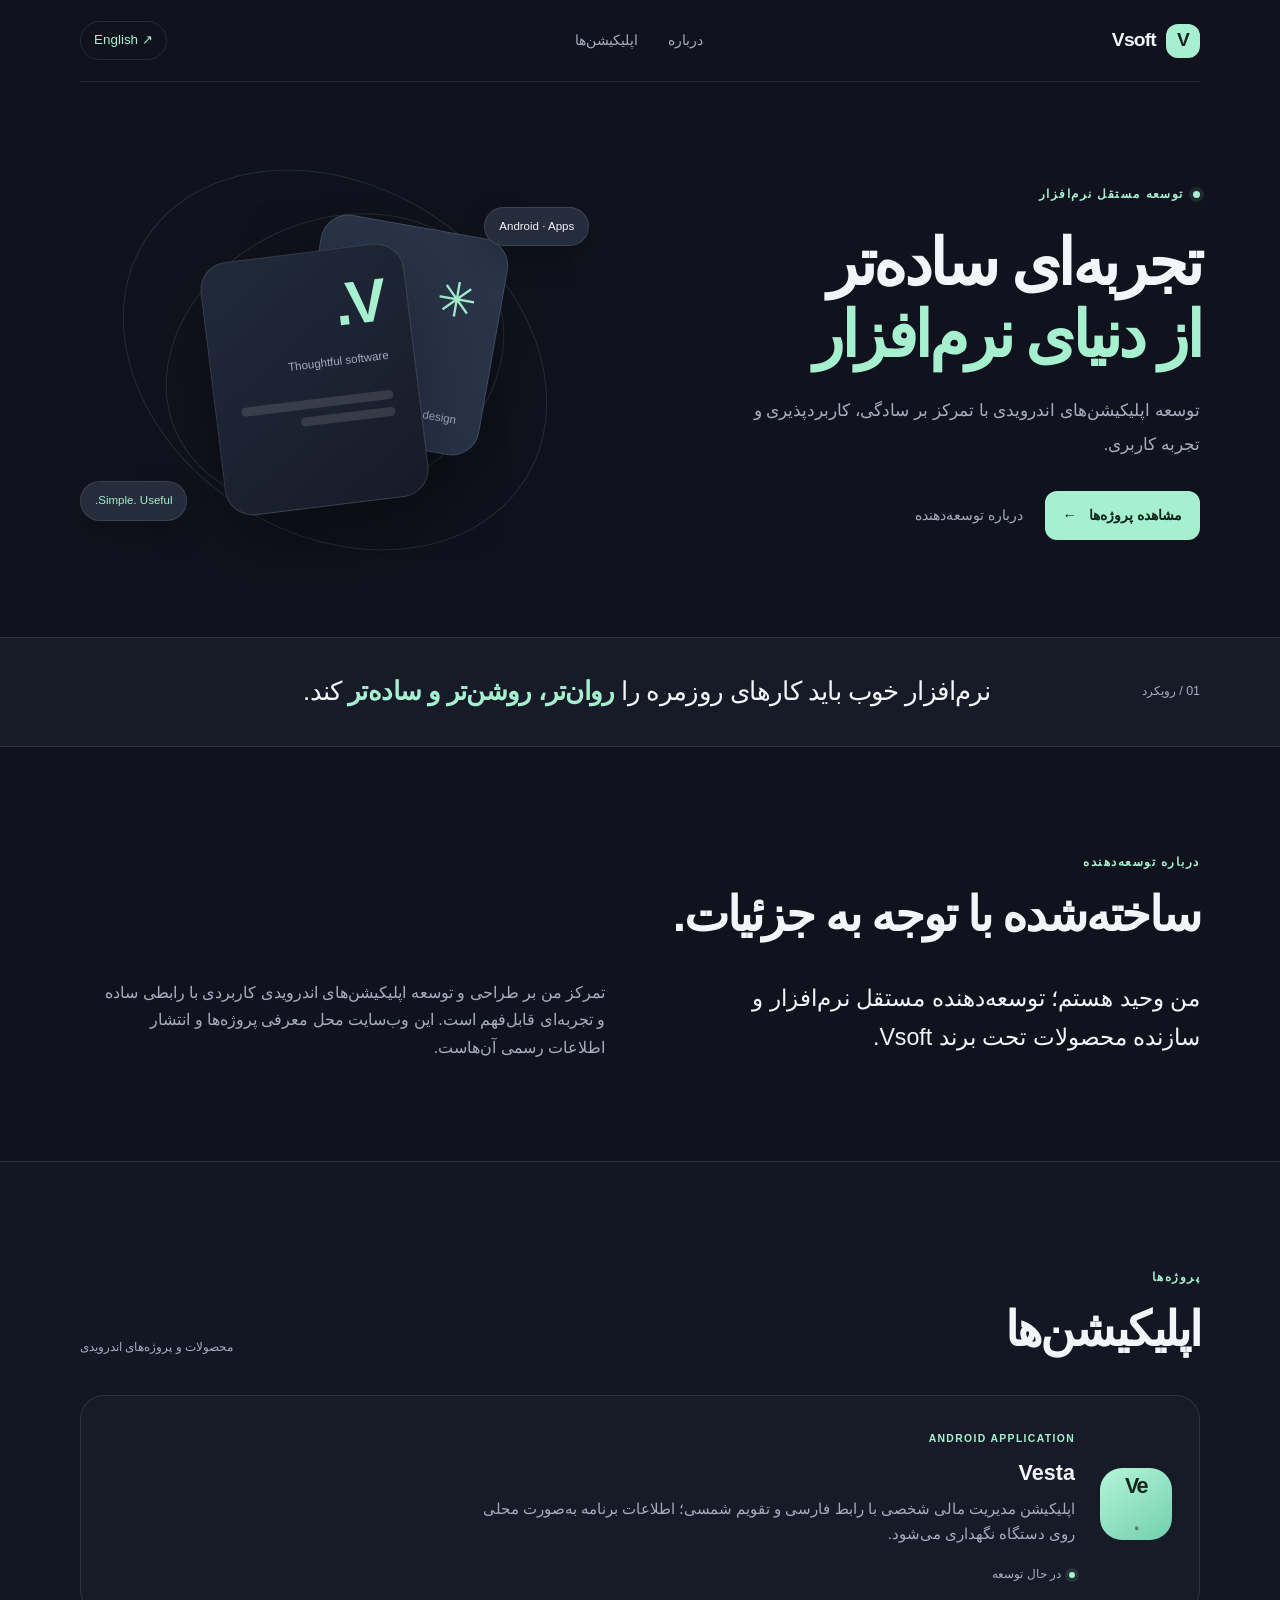
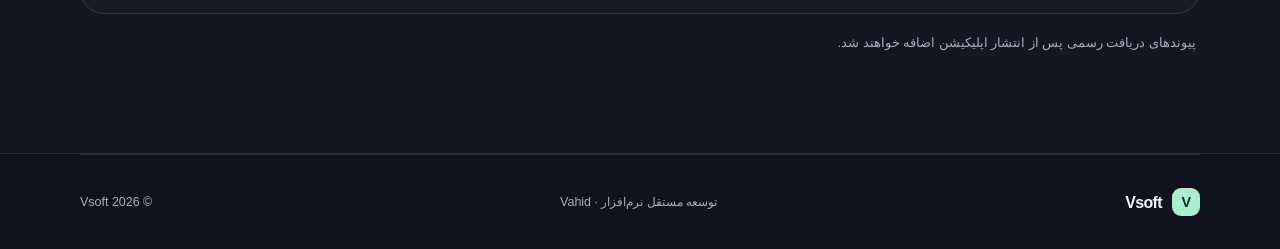
<file: docs/index.html>
<!doctype html>
<html lang="fa" dir="rtl">
<head>
  <meta charset="utf-8">
  <meta name="viewport" content="width=device-width, initial-scale=1">
  <meta name="robots" content="index,follow">
  <title>Vsoft — توسعه نرم‌افزار</title>
  <meta http-equiv="refresh" content="0; url=./fa/">
  <link rel="canonical" href="./fa/">
  <script>window.location.replace("./fa/");</script>
</head>
<body>
  <p>در حال انتقال به نسخهٔ فارسی… <a href="./fa/">ادامه</a></p>
</body>
</html>
</file>
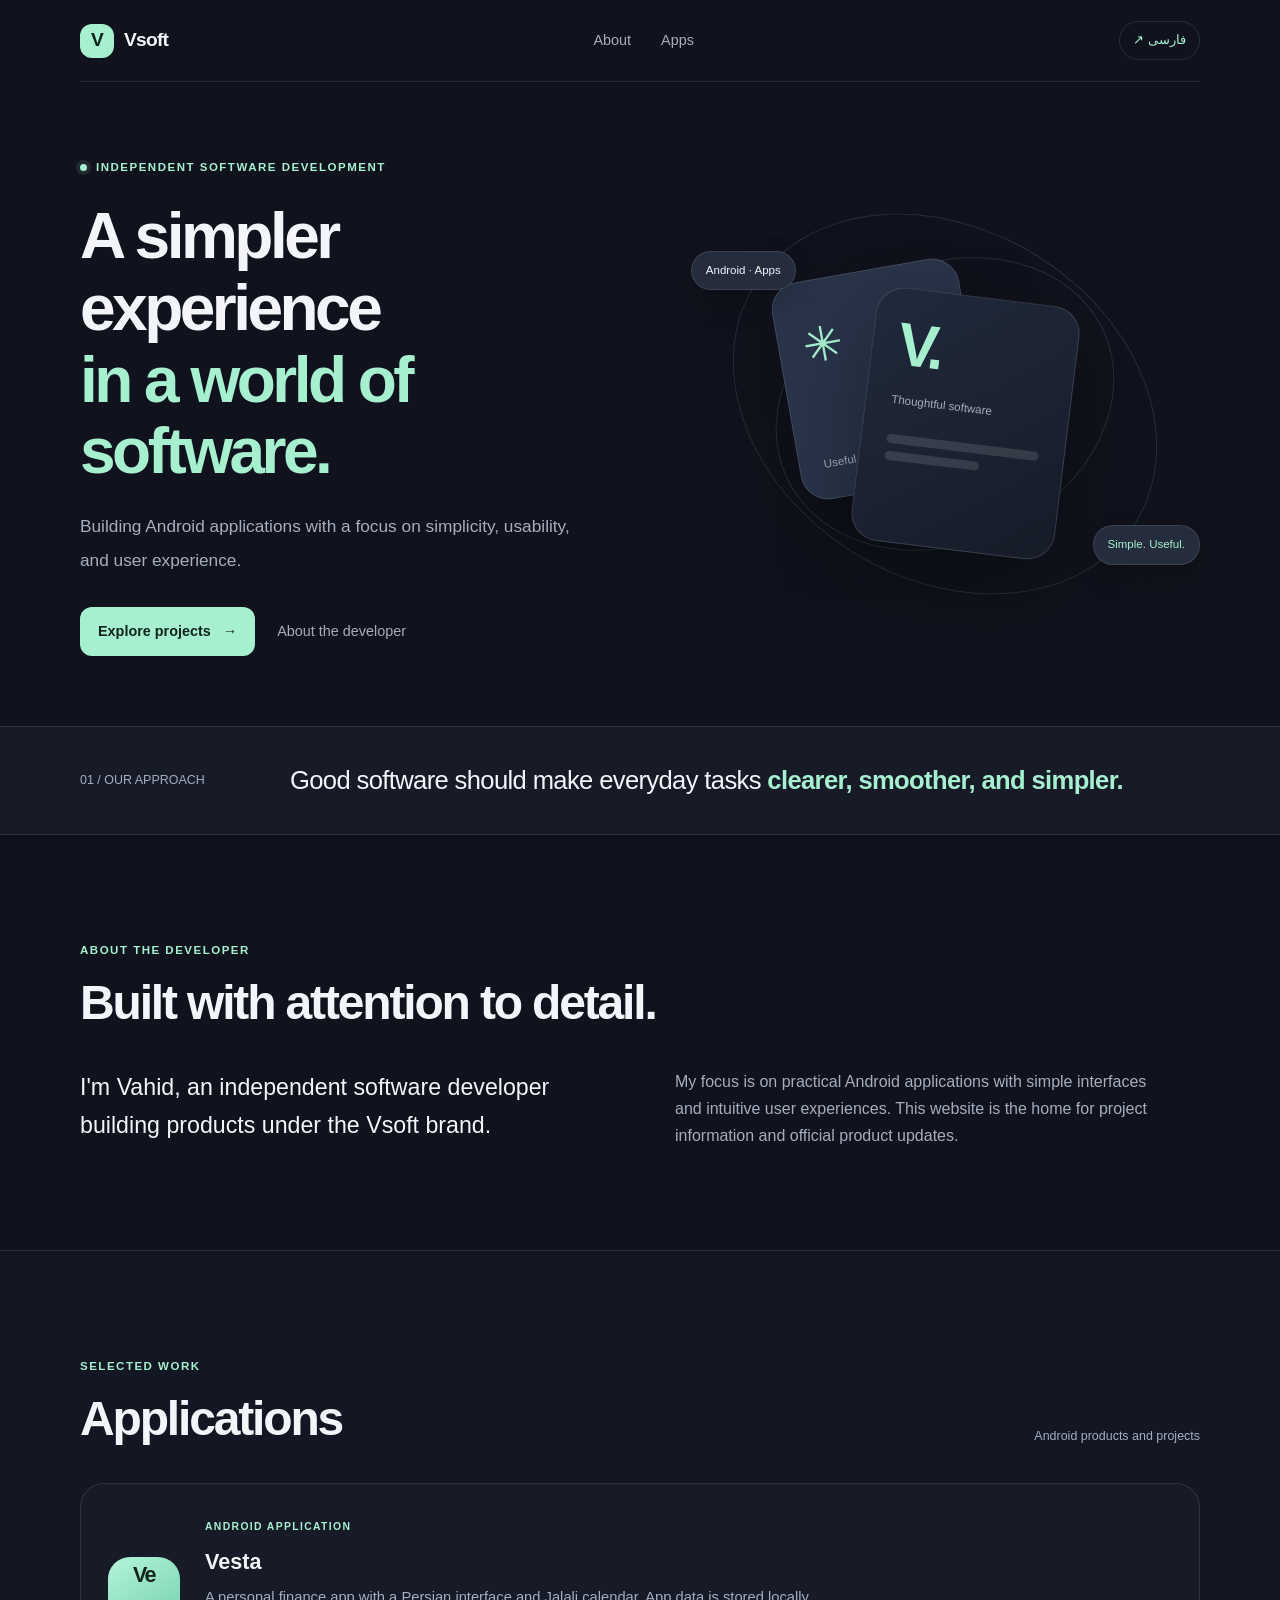
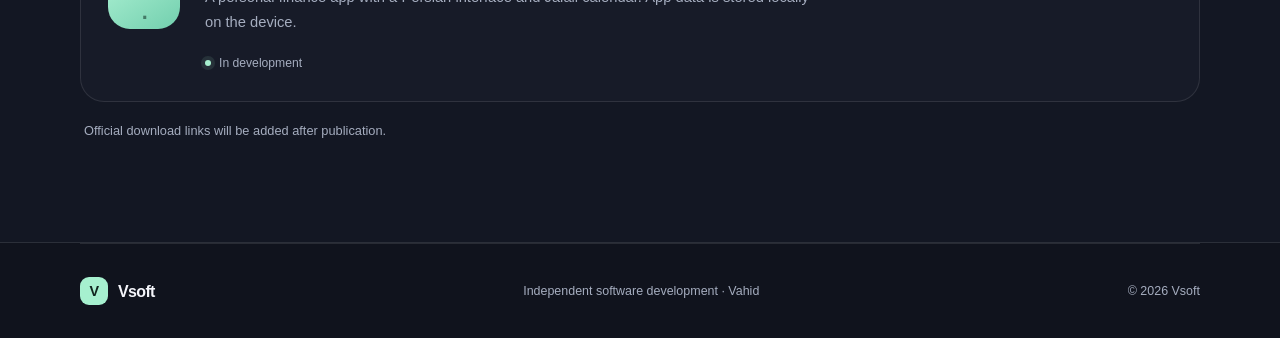
<file: docs/en/index.html>
<!doctype html>
<html lang="en" dir="ltr">
<head>
  <meta charset="utf-8">
  <meta name="viewport" content="width=device-width, initial-scale=1">
  <meta name="description" content="The official Vsoft website: independent software development and Android applications.">
  <meta name="theme-color" content="#10131d">
  <title>Vsoft — Software Development</title>
  <link rel="icon" href="../assets/favicon.svg" type="image/svg+xml">
  <link rel="stylesheet" href="../assets/styles.css">
  <script src="../assets/script.js" defer></script>
</head>
<body>
  <header class="site-header">
    <a class="brand" href="./" aria-label="Vsoft home"><span class="brand-mark">V</span><span>Vsoft</span></a>
    <nav class="nav" aria-label="Main navigation">
      <a href="#about">About</a><a href="#apps">Apps</a><a href="#contact" data-contact-nav hidden>Contact</a>
    </nav>
    <a class="language-switch" href="../fa/" lang="fa" dir="rtl">فارسی ↗</a>
  </header>
  <main>
    <section class="hero section-wrap">
      <div class="hero-copy">
        <span class="eyebrow"><span class="status-dot"></span> INDEPENDENT SOFTWARE DEVELOPMENT</span>
        <h1>A simpler experience<br><span>in a world of software.</span></h1>
        <p class="hero-text">Building Android applications with a focus on simplicity, usability, and user experience.</p>
        <div class="hero-actions"><a class="button button-primary" href="#apps">Explore projects <span aria-hidden="true">→</span></a><a class="text-link" href="#about">About the developer</a></div>
      </div>
      <div class="hero-art" aria-hidden="true">
        <div class="orbit orbit-one"></div><div class="orbit orbit-two"></div>
        <div class="app-tile tile-back"><span class="tile-symbol">✳</span><span class="tile-caption">Useful by design</span></div>
        <div class="app-tile tile-front"><span class="tile-logo">V.</span><span class="tile-caption">Thoughtful software</span><span class="tile-line"></span><span class="tile-line short"></span></div>
        <span class="floating-chip chip-top">Android · Apps</span><span class="floating-chip chip-bottom">Simple. Useful.</span>
      </div>
    </section>
    <section class="intro-band"><div class="section-wrap intro-inner"><span class="intro-index">01 / OUR APPROACH</span><p>Good software should make everyday tasks <strong>clearer, smoother, and simpler.</strong></p></div></section>
    <section class="content-section section-wrap" id="about">
      <div class="section-heading"><span class="eyebrow">ABOUT THE DEVELOPER</span><h2>Built with attention to detail.</h2></div>
      <div class="about-grid"><p class="lead">I'm Vahid, an independent software developer building products under the Vsoft brand.</p><p class="body-copy">My focus is on practical Android applications with simple interfaces and intuitive user experiences. This website is the home for project information and official product updates.</p></div>
    </section>
    <section class="content-section apps-section" id="apps">
      <div class="section-wrap">
        <div class="section-heading heading-row"><div><span class="eyebrow">SELECTED WORK</span><h2>Applications</h2></div><span class="section-note">Android products and projects</span></div>
        <article class="app-card">
          <div class="app-icon" aria-hidden="true">Ve<span>.</span></div>
          <div class="app-info"><span class="app-label">ANDROID APPLICATION</span><h3>Vesta</h3><p>A personal finance app with a Persian interface and Jalali calendar. App data is stored locally on the device.</p><span class="status-label"><span class="status-dot"></span> In development</span></div>
          <a class="button button-muted marketplace-link" data-marketplace="vesta" href="#" hidden>View on marketplace ↗</a>
        </article>
        <p class="apps-footnote">Official download links will be added after publication.</p>
      </div>
    </section>
    <section class="contact-section section-wrap" id="contact" data-contact-section hidden>
      <div><span class="eyebrow">CONTACT</span><h2>Let's connect.</h2><p>Reach out with questions or feedback about the projects.</p></div>
      <a class="button button-primary" data-contact-email href="#" hidden>Send an email ↗</a>
    </section>
  </main>
  <footer class="site-footer section-wrap"><a class="brand footer-brand" href="./"><span class="brand-mark">V</span><span>Vsoft</span></a><p>Independent software development · Vahid</p><span>© <span data-year></span> Vsoft</span></footer>
</body>
</html>
</file>
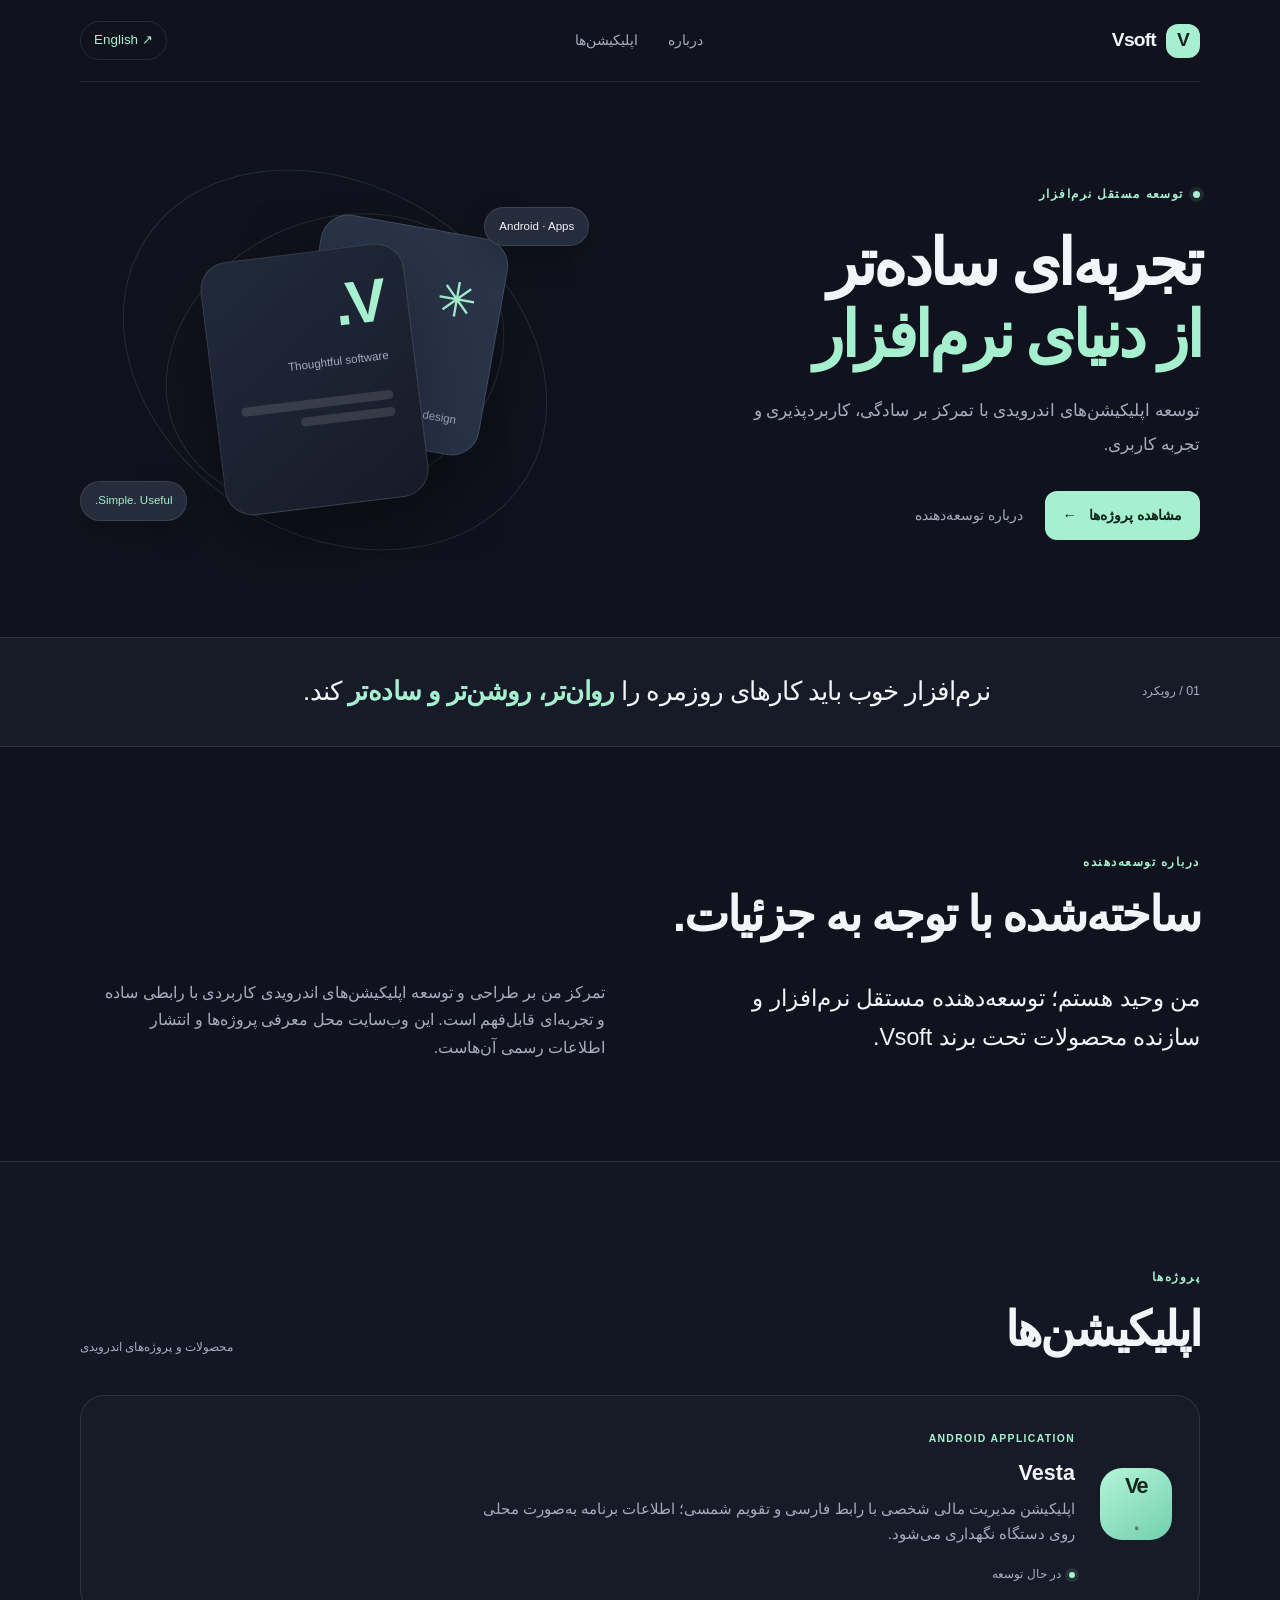
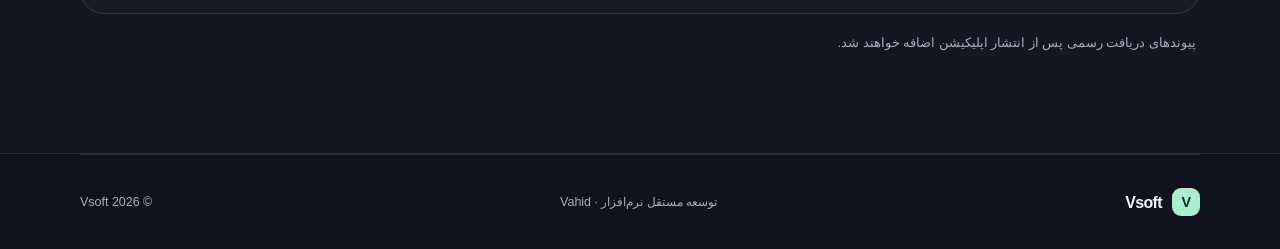
<file: docs/fa/index.html>
<!doctype html>
<html lang="fa" dir="rtl">
<head>
  <meta charset="utf-8">
  <meta name="viewport" content="width=device-width, initial-scale=1">
  <meta name="description" content="وب‌سایت رسمی Vsoft؛ معرفی توسعه‌دهنده مستقل و اپلیکیشن‌های اندرویدی.">
  <meta name="theme-color" content="#10131d">
  <title>Vsoft — توسعه نرم‌افزار</title>
  <link rel="icon" href="../assets/favicon.svg" type="image/svg+xml">
  <link rel="stylesheet" href="../assets/styles.css">
  <script src="../assets/script.js" defer></script>
</head>
<body>
  <header class="site-header">
    <a class="brand" href="./" aria-label="صفحه اصلی Vsoft"><span class="brand-mark">V</span><span>Vsoft</span></a>
    <nav class="nav" aria-label="پیمایش اصلی">
      <a href="#about">درباره</a><a href="#apps">اپلیکیشن‌ها</a><a href="#contact" data-contact-nav hidden>ارتباط</a>
    </nav>
    <a class="language-switch" href="../en/" lang="en" dir="ltr">English ↗</a>
  </header>
  <main>
    <section class="hero section-wrap">
      <div class="hero-copy">
        <span class="eyebrow"><span class="status-dot"></span> توسعه مستقل نرم‌افزار</span>
        <h1>تجربه‌ای ساده‌تر<br><span>از دنیای نرم‌افزار</span></h1>
        <p class="hero-text">توسعه اپلیکیشن‌های اندرویدی با تمرکز بر سادگی، کاربردپذیری و تجربه کاربری.</p>
        <div class="hero-actions"><a class="button button-primary" href="#apps">مشاهده پروژه‌ها <span aria-hidden="true">←</span></a><a class="text-link" href="#about">درباره توسعه‌دهنده</a></div>
      </div>
      <div class="hero-art" aria-hidden="true">
        <div class="orbit orbit-one"></div><div class="orbit orbit-two"></div>
        <div class="app-tile tile-back"><span class="tile-symbol">✳</span><span class="tile-caption">Useful by design</span></div>
        <div class="app-tile tile-front"><span class="tile-logo">V.</span><span class="tile-caption">Thoughtful software</span><span class="tile-line"></span><span class="tile-line short"></span></div>
        <span class="floating-chip chip-top">Android · Apps</span><span class="floating-chip chip-bottom">Simple. Useful.</span>
      </div>
    </section>
    <section class="intro-band"><div class="section-wrap intro-inner"><span class="intro-index">01 / رویکرد</span><p>نرم‌افزار خوب باید کارهای روزمره را <strong>روان‌تر، روشن‌تر و ساده‌تر</strong> کند.</p></div></section>
    <section class="content-section section-wrap" id="about">
      <div class="section-heading"><span class="eyebrow">درباره توسعه‌دهنده</span><h2>ساخته‌شده با توجه به جزئیات.</h2></div>
      <div class="about-grid"><p class="lead">من وحید هستم؛ توسعه‌دهنده مستقل نرم‌افزار و سازنده محصولات تحت برند Vsoft.</p><p class="body-copy">تمرکز من بر طراحی و توسعه اپلیکیشن‌های اندرویدی کاربردی با رابطی ساده و تجربه‌ای قابل‌فهم است. این وب‌سایت محل معرفی پروژه‌ها و انتشار اطلاعات رسمی آن‌هاست.</p></div>
    </section>
    <section class="content-section apps-section" id="apps">
      <div class="section-wrap">
        <div class="section-heading heading-row"><div><span class="eyebrow">پروژه‌ها</span><h2>اپلیکیشن‌ها</h2></div><span class="section-note">محصولات و پروژه‌های اندرویدی</span></div>
        <article class="app-card">
          <div class="app-icon" aria-hidden="true">Ve<span>.</span></div>
          <div class="app-info"><span class="app-label">ANDROID APPLICATION</span><h3>Vesta</h3><p>اپلیکیشن مدیریت مالی شخصی با رابط فارسی و تقویم شمسی؛ اطلاعات برنامه به‌صورت محلی روی دستگاه نگهداری می‌شود.</p><span class="status-label"><span class="status-dot"></span> در حال توسعه</span></div>
          <a class="button button-muted marketplace-link" data-marketplace="vesta" href="#" hidden>مشاهده در بازار ↗</a>
        </article>
        <p class="apps-footnote">پیوندهای دریافت رسمی پس از انتشار اپلیکیشن اضافه خواهند شد.</p>
      </div>
    </section>
    <section class="contact-section section-wrap" id="contact" data-contact-section hidden>
      <div><span class="eyebrow">ارتباط</span><h2>در تماس باشیم.</h2><p>برای پرسش‌ها و بازخوردهای مربوط به پروژه‌ها پیام بفرستید.</p></div>
      <a class="button button-primary" data-contact-email href="#" hidden>ارسال ایمیل ↗</a>
    </section>
  </main>
  <footer class="site-footer section-wrap"><a class="brand footer-brand" href="./"><span class="brand-mark">V</span><span>Vsoft</span></a><p>توسعه مستقل نرم‌افزار · Vahid</p><span>© <span data-year></span> Vsoft</span></footer>
</body>
</html>
</file>
<file: docs/assets/styles.css>
:root{color-scheme:dark;--bg:#10131d;--panel:#171b28;--panel-2:#1c2231;--text:#f4f5fa;--muted:#a5adbf;--line:rgba(255,255,255,.1);--accent:#a6f0cf;--accent-ink:#10241e;--radius:24px;--max:1120px}
*{box-sizing:border-box}html{scroll-behavior:smooth;scroll-padding-top:88px}body{margin:0;background:var(--bg);color:var(--text);font-family:"DM Sans","Vazirmatn",sans-serif;line-height:1.7}html[lang="fa"] body{font-family:"Vazirmatn","DM Sans",sans-serif}a{color:inherit;text-decoration:none}a:focus-visible{outline:2px solid var(--accent);outline-offset:4px}.section-wrap{width:min(var(--max),calc(100% - 48px));margin-inline:auto}.site-header{height:82px;width:min(var(--max),calc(100% - 48px));margin:auto;display:flex;align-items:center;justify-content:space-between;border-bottom:1px solid var(--line);gap:24px}.brand{display:inline-flex;align-items:center;gap:10px;font-weight:800;font-size:1.2rem;letter-spacing:-.04em}.brand-mark{display:grid;place-items:center;width:34px;height:34px;border-radius:12px;background:var(--accent);color:var(--accent-ink);font-weight:800}.nav{display:flex;gap:30px;color:var(--muted);font-size:.9rem}.nav a:hover,.text-link:hover{color:var(--accent)}.language-switch{font-size:.84rem;color:var(--accent);border:1px solid var(--line);padding:7px 13px;border-radius:99px}.hero{min-height:555px;display:grid;grid-template-columns:1.05fr .95fr;align-items:center;gap:48px;padding-block:70px}.hero-copy{position:relative;z-index:1}.eyebrow{display:inline-flex;align-items:center;gap:9px;font-size:.72rem;letter-spacing:.13em;color:var(--accent);font-weight:700}.status-dot{width:7px;height:7px;display:inline-block;flex:0 0 auto;background:var(--accent);border-radius:50%;box-shadow:0 0 0 4px rgba(166,240,207,.1)}h1,h2,h3,p{margin-top:0}h1{font-size:clamp(2.6rem,5vw,4.65rem);line-height:1.12;letter-spacing:-.055em;margin:22px 0}.hero h1 span{color:var(--accent)}.hero-text{max-width:490px;color:var(--muted);font-size:1.08rem;line-height:1.95}.hero-actions{display:flex;align-items:center;gap:22px;flex-wrap:wrap;margin-top:30px}.button{display:inline-flex;align-items:center;justify-content:center;gap:12px;padding:12px 18px;border-radius:12px;font-weight:700;font-size:.9rem;transition:transform .2s,background .2s}.button:hover{transform:translateY(-2px)}.button-primary{background:var(--accent);color:var(--accent-ink)}.button-muted{background:var(--panel-2);border:1px solid var(--line)}.text-link{color:var(--muted);font-size:.9rem}.hero-art{height:370px;position:relative;display:grid;place-items:center;isolation:isolate}.orbit{position:absolute;border:1px solid rgba(166,240,207,.13);border-radius:50%;transform:rotate(-25deg)}.orbit-one{width:350px;height:280px}.orbit-two{width:450px;height:350px;transform:rotate(32deg)}.app-tile{position:absolute;border:1px solid rgba(255,255,255,.12);border-radius:28px;box-shadow:0 30px 80px rgba(0,0,0,.3);display:flex;flex-direction:column}.tile-back{width:190px;height:220px;background:#293449;transform:translate(65px,-25px) rotate(10deg);padding:24px;justify-content:space-between;color:#e5e9f2}.tile-symbol{font-size:3rem;color:var(--accent)}.tile-front{width:205px;height:255px;background:linear-gradient(145deg,#202a3b,#171b28);transform:translate(-20px,20px) rotate(-7deg);padding:25px;gap:16px}.tile-logo{font-size:3.8rem;line-height:1;font-weight:800;color:var(--accent);letter-spacing:-.08em}.tile-caption{font-size:.72rem;color:var(--muted)}.tile-line{height:9px;width:100%;border-radius:99px;background:rgba(255,255,255,.12);margin-top:9px}.tile-line.short{width:62%;margin-top:-8px}.floating-chip{position:absolute;background:#252c3c;border:1px solid var(--line);padding:9px 14px;border-radius:99px;font-size:.72rem;box-shadow:0 12px 30px rgba(0,0,0,.2)}.chip-top{top:32px;right:0}.chip-bottom{bottom:24px;left:0;color:var(--accent)}html[dir="ltr"] .chip-top{right:auto;left:0}html[dir="ltr"] .chip-bottom{left:auto;right:0}html[dir="ltr"] .tile-back{transform:translate(-65px,-25px) rotate(-10deg)}html[dir="ltr"] .tile-front{transform:translate(20px,20px) rotate(7deg)}.intro-band{background:var(--panel);border-block:1px solid var(--line)}.intro-inner{display:grid;grid-template-columns:180px 1fr;align-items:center;gap:30px;padding-block:32px}.intro-index,.section-note{color:var(--muted);font-size:.78rem}.intro-inner p{font-size:clamp(1.1rem,2.2vw,1.6rem);margin:0;letter-spacing:-.025em}.intro-inner strong{color:var(--accent)}.content-section{padding-block:100px}.section-heading{margin-bottom:36px}.section-heading h2,.contact-section h2{font-size:clamp(2rem,4vw,3rem);letter-spacing:-.045em;line-height:1.2;margin:12px 0 0}.about-grid{display:grid;grid-template-columns:1fr 1fr;gap:70px}.lead{font-size:1.45rem;line-height:1.65;max-width:480px;margin:0}.body-copy{color:var(--muted);max-width:500px;margin:0}.apps-section{background:#131723;border-block:1px solid var(--line)}.heading-row{display:flex;justify-content:space-between;align-items:end;gap:20px}.app-card{display:flex;align-items:center;gap:25px;padding:27px;background:var(--panel);border:1px solid var(--line);border-radius:var(--radius)}.app-icon{width:72px;height:72px;display:grid;place-items:center;flex:0 0 auto;border-radius:22px;background:linear-gradient(145deg,#b4f5d8,#72cfae);color:#14251f;font-weight:800;font-size:1.35rem;letter-spacing:-.07em}.app-icon span{color:#447a67}.app-info{flex:1}.app-label{font-size:.65rem;letter-spacing:.13em;color:var(--accent);font-weight:700}.app-info h3{font-size:1.35rem;margin:5px 0}.app-info p{color:var(--muted);font-size:.92rem;max-width:610px;margin:0 0 12px}.status-label{display:inline-flex;align-items:center;gap:8px;color:var(--muted);font-size:.76rem}.status-label .status-dot{width:6px;height:6px}.apps-footnote{font-size:.8rem;color:var(--muted);margin:18px 4px 0}.contact-section{display:flex;justify-content:space-between;align-items:center;gap:28px;padding-block:80px}.contact-section p{color:var(--muted);margin:15px 0 0}.site-footer{border-top:1px solid var(--line);min-height:95px;display:flex;align-items:center;justify-content:space-between;gap:18px;color:var(--muted);font-size:.78rem}.site-footer p{margin:0}.footer-brand{color:var(--text);font-size:1rem}.footer-brand .brand-mark{width:28px;height:28px;border-radius:9px;font-size:.9rem}[hidden]{display:none!important}
@media(max-width:800px){.hero{grid-template-columns:1fr;gap:20px;padding-block:65px 45px}.hero-art{height:320px;grid-row:1}.hero-copy{grid-row:2}.hero h1{font-size:clamp(2.7rem,9vw,4rem)}.hero-art .orbit-one{width:290px;height:240px}.hero-art .orbit-two{width:350px;height:300px}.intro-inner{grid-template-columns:1fr;gap:10px}.content-section{padding-block:70px}.about-grid{grid-template-columns:1fr;gap:22px}.app-card{flex-wrap:wrap}.app-info{flex-basis:calc(100% - 100px)}.app-card .button{margin-inline-start:auto}.contact-section{align-items:flex-start;flex-direction:column}.site-footer{padding-block:22px;flex-wrap:wrap}.site-footer p{order:3;flex-basis:100%}}
@media(max-width:520px){.section-wrap,.site-header{width:calc(100% - 32px)}.site-header{height:70px;gap:12px}.brand{font-size:1rem}.brand-mark{width:30px;height:30px}.nav{gap:13px;font-size:.78rem}.language-switch{font-size:.75rem;padding:6px 10px}.hero{padding-top:35px}.hero-art{height:270px;transform:scale(.88);margin-inline:-20px}.hero-actions{gap:16px}.intro-inner{padding-block:25px}.heading-row{align-items:flex-start;flex-direction:column}.app-card{padding:20px;gap:17px}.app-icon{width:58px;height:58px;border-radius:18px}.app-info{flex-basis:calc(100% - 80px)}.app-info p{font-size:.85rem}.app-card .button{margin-inline:0}.site-footer{align-items:flex-start}.site-footer>span{margin-inline-start:auto}}
@media(prefers-reduced-motion:reduce){html{scroll-behavior:auto}*,*::before,*::after{transition:none!important}}
</file>
